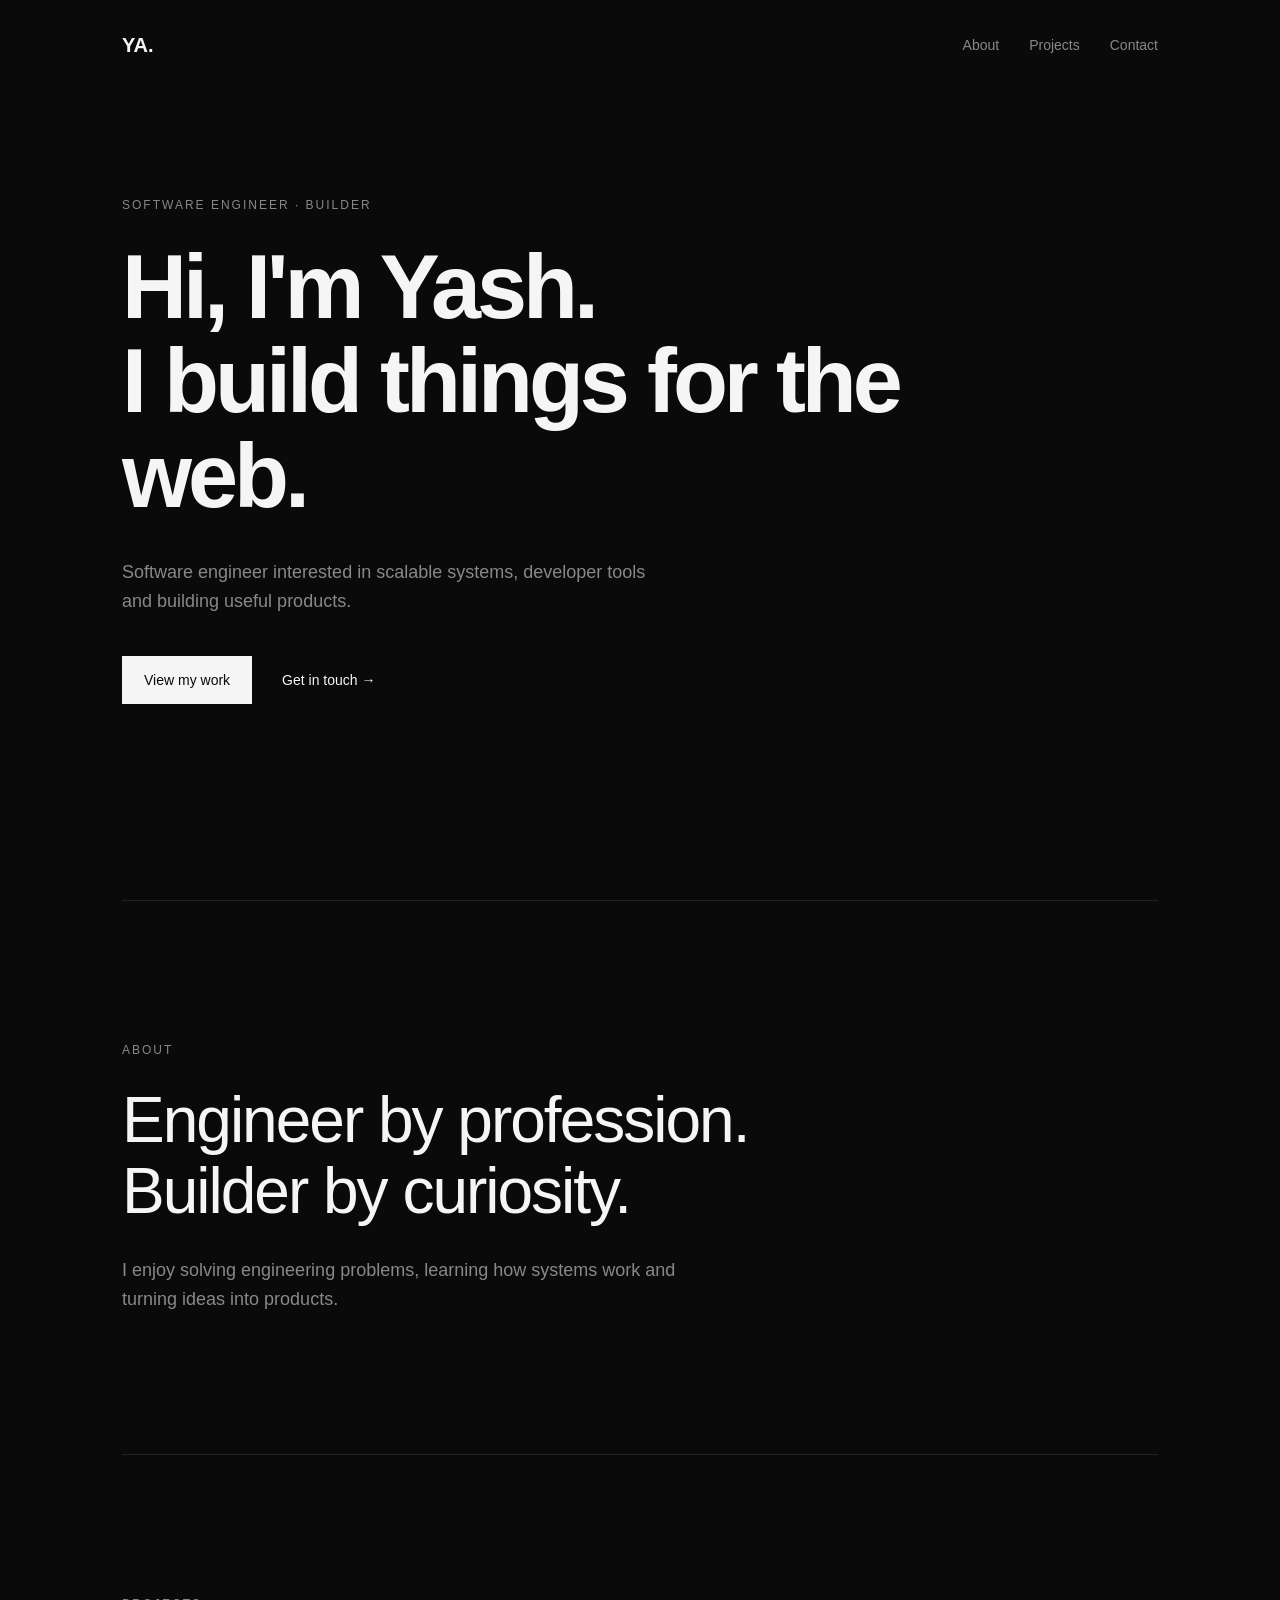
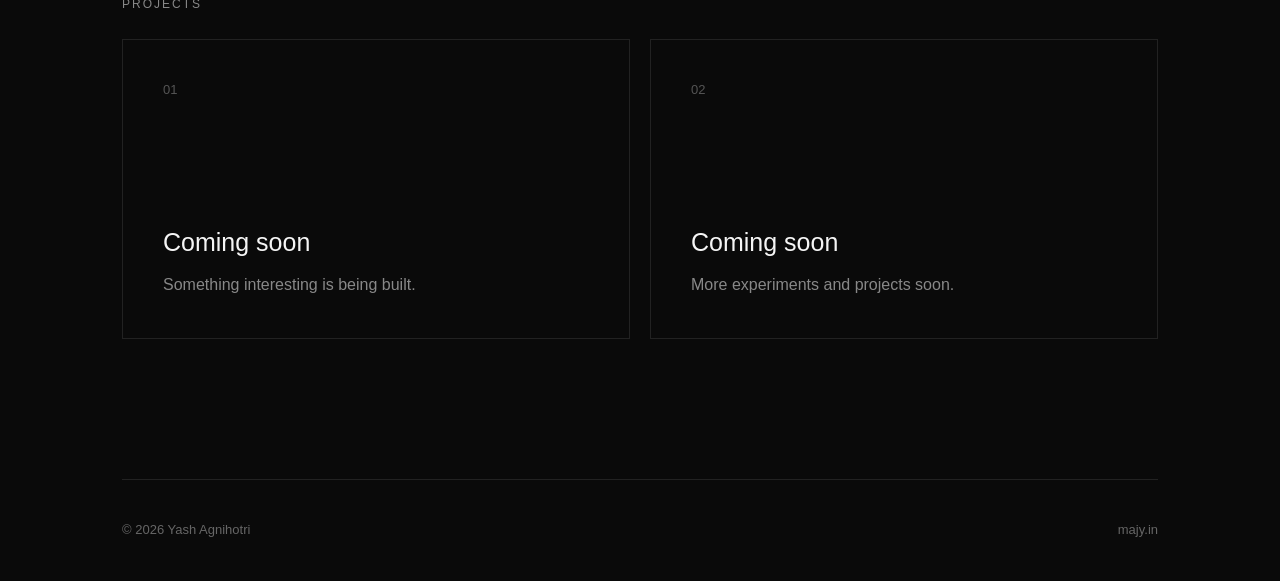
<file: index.html>
<!DOCTYPE html>
<html lang="en">
<head>
    <meta charset="UTF-8">
    <meta name="viewport" content="width=device-width, initial-scale=1.0">

    <title>Yash Agnihotri</title>

    <meta
        name="description"
        content="Yash Agnihotri — Software Engineer and builder."
    >

    <link rel="stylesheet" href="styles.css">
</head>

<body>
    <main class="container">
        <nav>
            <a class="logo" href="/">YA.</a>

            <div class="nav-links">
                <a href="#about">About</a>
                <a href="#projects">Projects</a>
                <a href="mailto:hello@majy.in">Contact</a>
            </div>
        </nav>

        <section class="hero">
            <p class="eyebrow">
                SOFTWARE ENGINEER · BUILDER
            </p>

            <h1>
                Hi, I'm Yash.
                <br>
                I build things for the web.
            </h1>

            <p class="hero-description">
                Software engineer interested in scalable systems,
                developer tools and building useful products.
            </p>

            <div class="actions">
                <a class="primary-button" href="#projects">
                    View my work
                </a>

                <a
                    class="secondary-button"
                    href="mailto:hello@majy.in"
                >
                    Get in touch →
                </a>
            </div>
        </section>

        <section id="about" class="section">
            <p class="section-label">ABOUT</p>

            <h2>
                Engineer by profession.
                <br>
                Builder by curiosity.
            </h2>

            <p class="section-description">
                I enjoy solving engineering problems, learning how
                systems work and turning ideas into products.
            </p>
        </section>

        <section id="projects" class="section">
            <p class="section-label">PROJECTS</p>

            <div class="project-grid">
                <article class="project">
                    <span class="project-number">01</span>

                    <div>
                        <h3>Coming soon</h3>

                        <p>
                            Something interesting is being built.
                        </p>
                    </div>
                </article>

                <article class="project">
                    <span class="project-number">02</span>

                    <div>
                        <h3>Coming soon</h3>

                        <p>
                            More experiments and projects soon.
                        </p>
                    </div>
                </article>
            </div>
        </section>

        <footer>
            <p>© 2026 Yash Agnihotri</p>

            <p>majy.in</p>
        </footer>
    </main>
</body>
</html>
</file>
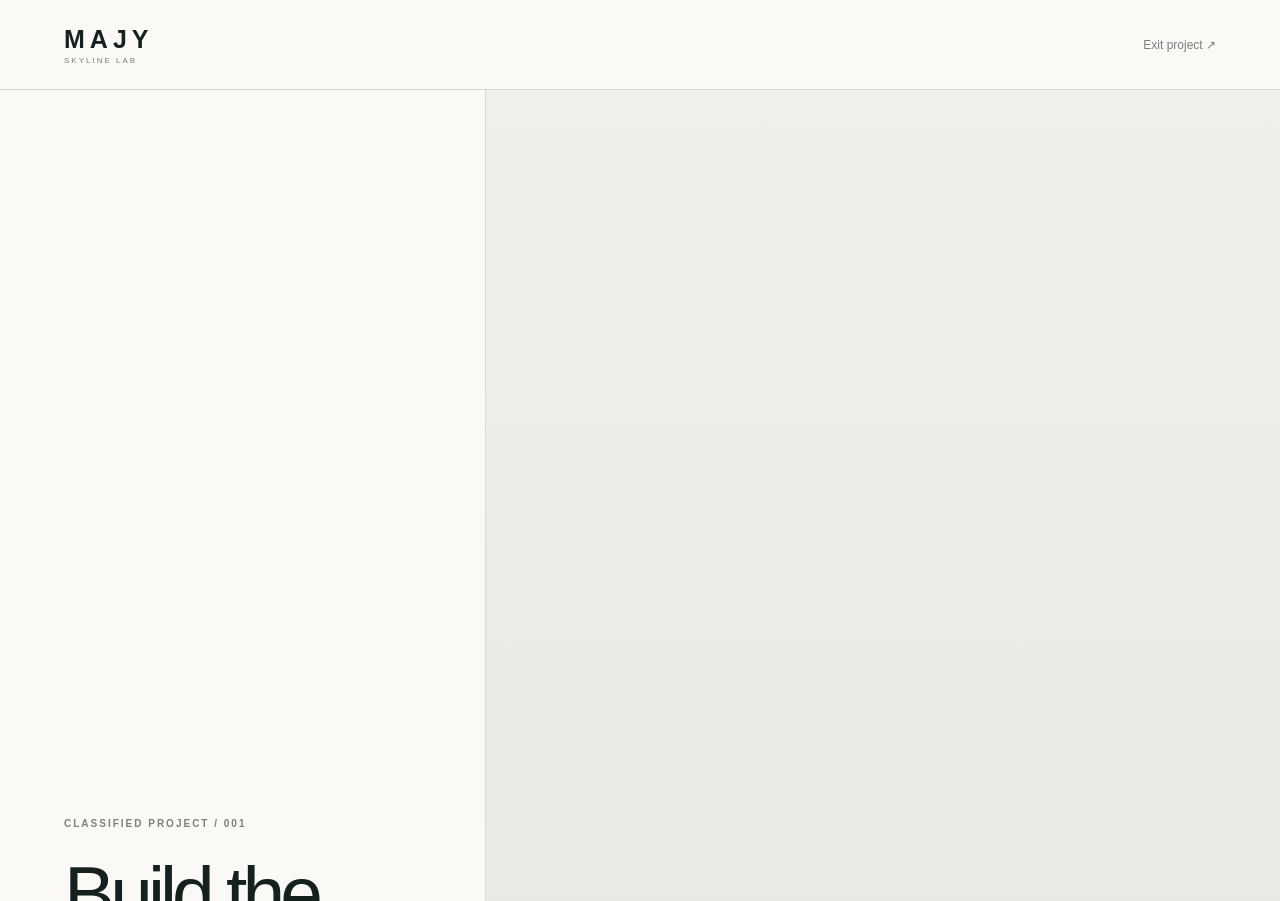
<file: public/games/skyline/index.html>
<!DOCTYPE html>
<html lang="en">
<head>
    <meta charset="UTF-8">

    <meta
        name="viewport"
        content="width=device-width, initial-scale=1.0"
    >

    <title>Build the Skyline — MAJY</title>

    <link
        rel="icon"
        type="image/png"
        href="/assets/icons/favicon-32x32.png"
    >

    <link rel="stylesheet" href="skyline.css">
</head>

<body>
    <header class="game-header">
        <a href="/" class="brand">
            <strong>MAJY</strong>
            <span>SKYLINE LAB</span>
        </a>

        <a href="/" class="exit-link">
            Exit project ↗
        </a>
    </header>

    <main class="game">
        <div class="game-info">
            <p class="eyebrow">CLASSIFIED PROJECT / 001</p>

            <h1>
                Build the
                <span>skyline.</span>
            </h1>

            <p class="description">
                Precision is everything. Place each floor and
                engineer the tallest MAJY tower possible.
            </p>

            <div class="scoreboard">
                <div>
                    <span>FLOORS</span>
                    <strong id="score">0</strong>
                </div>

                <div>
                    <span>BEST</span>
                    <strong id="best-score">0</strong>
                </div>
            </div>

            <button id="start-button">
                Start construction
            </button>

            <p class="controls">
                SPACE / CLICK TO PLACE FLOOR
            </p>
        </div>

        <div class="canvas-wrapper">
            <div class="precision-panel">
    <p>PRECISION</p>

    <div class="precision-stat perfect-stat">
        <span class="stat-icon">✦</span>

        <div>
            <strong id="perfect-count">0</strong>
            <small>PERFECT</small>
        </div>
    </div>

    <div class="precision-stat close-stat">
        <span class="stat-icon">≈</span>

        <div>
            <strong id="close-count">0</strong>
            <small>CLOSE</small>
        </div>
    </div>

    <div
        id="precision-reaction"
        class="precision-reaction"
    ></div>
</div>
            <canvas id="game-canvas"></canvas>

            <div id="game-message" class="game-message hidden">
                <p>STRUCTURAL FAILURE</p>
                <h2 id="final-score">0 floors</h2>
                <div
                    id="record-container"
                    class="record-container hidden"
                >
                    <h3>🏗 New Project Record</h3>
                
                    <p>
                        Enter engineer name
                    </p>
                
                    <input
                        id="engineer-name"
                        type="text"
                        maxlength="18"
                        placeholder="Your name"
                    />
                
                    <button id="save-project">
                        Save Project
                    </button>
                </div>
                
                <div
                    id="best-project"
                    class="best-project"
                ></div>                
                <button id="restart-button">
                    Rebuild
                </button>
            </div>
        </div>
    </main>

    <script src="skyline.js"></script>
</body>
</html>
</file>
<file: styles.css>
:root {
    --background: #0a0a0a;
    --foreground: #f5f5f5;
    --muted: #888888;
    --border: #222222;
    --border-hover: #555555;

    --container-width: 1100px;
}

* {
    box-sizing: border-box;
    margin: 0;
    padding: 0;
}

html {
    scroll-behavior: smooth;
}

body {
    background: var(--background);
    color: var(--foreground);

    font-family:
        Inter,
        -apple-system,
        BlinkMacSystemFont,
        "Segoe UI",
        sans-serif;

    line-height: 1.6;

    -webkit-font-smoothing: antialiased;
}

a {
    color: inherit;
}

.container {
    max-width: var(--container-width);

    margin: 0 auto;

    padding: 0 32px;
}

/* Navigation */

nav {
    height: 90px;

    display: flex;
    align-items: center;
    justify-content: space-between;
}

.logo {
    color: var(--foreground);

    font-size: 20px;
    font-weight: 700;

    text-decoration: none;
}

.nav-links {
    display: flex;

    gap: 30px;
}

.nav-links a {
    color: var(--muted);

    font-size: 14px;

    text-decoration: none;

    transition: color 0.2s ease;
}

.nav-links a:hover {
    color: var(--foreground);
}

/* Hero */

.hero {
    min-height: calc(100vh - 90px);

    display: flex;
    flex-direction: column;
    justify-content: center;

    padding-bottom: 90px;
}

.eyebrow,
.section-label {
    color: var(--muted);

    font-size: 12px;
    font-weight: 500;

    letter-spacing: 2px;

    margin-bottom: 25px;
}

h1 {
    max-width: 950px;

    font-size: clamp(48px, 8vw, 90px);
    font-weight: 600;

    line-height: 1.05;

    letter-spacing: -4px;
}

.hero-description {
    max-width: 550px;

    margin-top: 35px;

    color: var(--muted);

    font-size: 18px;
}

.actions {
    display: flex;
    align-items: center;

    gap: 30px;

    margin-top: 40px;
}

.primary-button {
    background: var(--foreground);
    color: var(--background);

    padding: 13px 22px;

    font-size: 14px;
    font-weight: 500;

    text-decoration: none;

    transition:
        transform 0.2s ease,
        opacity 0.2s ease;
}

.primary-button:hover {
    transform: translateY(-2px);

    opacity: 0.9;
}

.secondary-button {
    color: var(--foreground);

    font-size: 14px;

    text-decoration: none;

    transition: opacity 0.2s ease;
}

.secondary-button:hover {
    opacity: 0.7;
}

/* Sections */

.section {
    padding: 140px 0;

    border-top: 1px solid var(--border);
}

.section h2 {
    font-size: clamp(36px, 5vw, 64px);
    font-weight: 500;

    line-height: 1.1;

    letter-spacing: -2px;
}

.section-description {
    max-width: 600px;

    margin-top: 30px;

    color: var(--muted);

    font-size: 18px;
}

/* Projects */

.project-grid {
    display: grid;

    grid-template-columns: repeat(2, 1fr);

    gap: 20px;
}

.project {
    min-height: 300px;

    padding: 40px;

    border: 1px solid var(--border);

    display: flex;
    flex-direction: column;
    justify-content: space-between;

    transition:
        border-color 0.2s ease,
        transform 0.2s ease;
}

.project:hover {
    border-color: var(--border-hover);

    transform: translateY(-4px);
}

.project-number {
    color: #555555;

    font-size: 13px;
}

.project h3 {
    font-size: 25px;
    font-weight: 500;
}

.project p {
    color: var(--muted);

    margin-top: 10px;
}

/* Footer */

footer {
    padding: 40px 0;

    border-top: 1px solid var(--border);

    display: flex;
    justify-content: space-between;

    color: #666666;

    font-size: 13px;
}

/* Mobile */

@media (max-width: 700px) {
    .container {
        padding: 0 20px;
    }

    nav {
        height: 75px;
    }

    .nav-links {
        gap: 16px;
    }

    .hero {
        min-height: calc(100vh - 75px);

        padding-bottom: 60px;
    }

    h1 {
        letter-spacing: -2px;
    }

    .hero-description {
        font-size: 16px;
    }

    .actions {
        align-items: flex-start;
        flex-direction: column;

        gap: 20px;
    }

    .section {
        padding: 90px 0;
    }

    .project-grid {
        grid-template-columns: 1fr;
    }

    .project {
        min-height: 250px;

        padding: 30px;
    }

    footer {
        flex-direction: column;

        gap: 5px;
    }
}
</file>
<file: public/games/skyline/skyline.css>
:root {
    --cream: #f1eee7;
    --paper: #faf9f6;
    --dark: #14211d;
    --green: #1c332b;
    --gold: #c8a66b;
    --muted: #78817d;
    --line: #d8d8d2;
}

* {
    box-sizing: border-box;
    margin: 0;
    padding: 0;
}

html,
body {
    width: 100%;
    min-height: 100%;
}

body {
    background: var(--paper);
    color: var(--dark);

    font-family:
        Inter,
        -apple-system,
        BlinkMacSystemFont,
        "Segoe UI",
        sans-serif;

    -webkit-font-smoothing: antialiased;
}

a {
    color: inherit;
    text-decoration: none;
}

button {
    font: inherit;
}

.game-header {
    height: 90px;
    padding: 0 5vw;

    display: flex;
    align-items: center;
    justify-content: space-between;

    border-bottom: 1px solid var(--line);
}

.brand {
    display: flex;
    flex-direction: column;
}

.brand strong {
    font-size: 25px;
    letter-spacing: 5px;
}

.brand span {
    margin-top: 2px;

    color: var(--muted);

    font-size: 8px;
    letter-spacing: 2px;
}

.exit-link {
    color: var(--muted);
    font-size: 12px;
}

.game {
    min-height: calc(100vh - 90px);

    display: grid;
    grid-template-columns: 38% 62%;
}

.game-info {
    padding: 8vh 5vw;

    display: flex;
    flex-direction: column;
    justify-content: center;

    border-right: 1px solid var(--line);
}

.eyebrow {
    color: var(--muted);

    font-size: 10px;
    font-weight: 600;
    letter-spacing: 2px;
}

h1 {
    margin-top: 30px;

    font-size: clamp(55px, 6vw, 90px);
    font-weight: 400;
    letter-spacing: -5px;
    line-height: 0.9;
}

h1 span {
    color: var(--green);
    opacity: 0.45;
}

.description {
    max-width: 440px;
    margin-top: 35px;

    color: var(--muted);

    font-size: 15px;
    line-height: 1.7;
}

.scoreboard {
    margin-top: 55px;

    display: flex;
    gap: 70px;
}

.scoreboard div {
    display: flex;
    flex-direction: column;
}

.scoreboard span {
    color: var(--muted);

    font-size: 9px;
    letter-spacing: 2px;
}

.scoreboard strong {
    margin-top: 5px;

    font-size: 42px;
    font-weight: 400;
}

#start-button,
#restart-button {
    width: fit-content;

    margin-top: 45px;
    padding: 15px 24px;

    border: 0;

    background: var(--green);
    color: white;

    font-size: 12px;

    cursor: pointer;

    transition:
        transform 0.2s,
        opacity 0.2s;
}

#start-button:hover,
#restart-button:hover {
    transform: translateY(-2px);
}

#start-button:disabled {
    opacity: 0.35;
    cursor: default;
    transform: none;
}

.controls {
    margin-top: 18px;

    color: var(--muted);

    font-size: 8px;
    letter-spacing: 1.8px;
}

.canvas-wrapper {
    min-height: 600px;

    position: relative;
    overflow: hidden;

    background:
        linear-gradient(
            180deg,
            #eef0ea 0%,
            #dde3dc 100%
        );
}

#game-canvas {
    display: block;

    width: 100%;
    height: 100%;

    cursor: crosshair;
}

.game-message {
    position: absolute;
    inset: 0;

    display: flex;
    flex-direction: column;
    align-items: center;
    justify-content: center;

    background: rgba(20, 33, 29, 0.9);
    color: white;

    text-align: center;
}

.game-message.hidden {
    display: none;
}

.game-message p {
    color: var(--gold);

    font-size: 10px;
    letter-spacing: 2px;
}

.game-message h2 {
    margin-top: 15px;

    font-size: 60px;
    font-weight: 400;
    letter-spacing: -3px;
}

#restart-button {
    background: white;
    color: var(--dark);
}

@media (max-width: 850px) {
    .game-header {
        height: 75px;
        padding: 0 22px;
    }

    .game {
        min-height: calc(100vh - 75px);

        grid-template-columns: 1fr;
    }

    .game-info {
        padding: 55px 22px;

        border-right: 0;
        border-bottom: 1px solid var(--line);
    }

    h1 {
        letter-spacing: -3px;
    }

    .scoreboard {
        margin-top: 35px;
    }

    .canvas-wrapper {
        height: 70vh;
        min-height: 500px;
    }
}

/* Placement reactions */

.placement-toast {
    position: absolute;
    top: 12%;
    left: 50%;
    z-index: 20;

    display: flex;
    flex-direction: column;
    align-items: center;

    color: var(--dark);

    opacity: 0;

    pointer-events: none;

    transform: translate(-50%, 15px);

    transition:
        opacity 0.25s,
        transform 0.25s;
}

.placement-toast strong {
    margin-top: 8px;

    font-size: 20px;
    letter-spacing: 3px;
}

.placement-toast small {
    margin-top: 5px;

    color: var(--muted);

    font-size: 10px;
    letter-spacing: 1px;
}

.placement-toast.visible {
    opacity: 1;
}


/* Perfect */

.placement-toast.perfect.visible {
    animation: perfect-celebration 0.7s ease;
}

.placement-toast.perfect .toast-emotion {
    color: var(--gold);

    font-size: 35px;
}

@keyframes perfect-celebration {
    0% {
        opacity: 0;
        transform: translate(-50%, 20px) scale(0.7);
    }

    45% {
        opacity: 1;
        transform: translate(-50%, -8px) scale(1.15);
    }

    70% {
        transform: translate(-50%, 2px) scale(0.95);
    }

    100% {
        opacity: 1;
        transform: translate(-50%, 0) scale(1);
    }
}


/* Just missed */

.placement-toast.just-missed.visible {
    animation: just-missed-sigh 0.7s ease;
}

.placement-toast.just-missed .toast-emotion {
    font-size: 30px;
}

@keyframes just-missed-sigh {
    0% {
        opacity: 0;
        transform: translate(-50%, -5px);
    }

    40% {
        opacity: 1;
        transform: translate(-50%, 3px);
    }

    100% {
        opacity: 1;
        transform: translate(-50%, 10px);
    }
}

/* Precision telemetry */

.precision-panel {
    position: absolute;
    top: 50%;
    right: 24px;
    z-index: 10;

    width: 120px;
    padding: 18px;

    background: rgba(250, 249, 246, 0.82);
    border: 1px solid rgba(28, 51, 43, 0.12);

    backdrop-filter: blur(8px);

    transform: translateY(-50%);
}

.precision-panel > p {
    margin-bottom: 18px;

    color: var(--muted);

    font-size: 8px;
    font-weight: 600;
    letter-spacing: 2px;
}

.precision-stat {
    display: flex;
    align-items: center;
    gap: 10px;

    margin-top: 14px;
}

.stat-icon {
    width: 22px;

    color: var(--gold);

    font-size: 20px;
    text-align: center;
}

.precision-stat div {
    display: flex;
    flex-direction: column;
}

.precision-stat strong {
    font-size: 20px;
    font-weight: 400;
}

.precision-stat small {
    color: var(--muted);

    font-size: 7px;
    letter-spacing: 1.4px;
}

.precision-reaction {
    min-height: 12px;
    margin-top: 16px;

    color: var(--muted);

    font-size: 8px;
    letter-spacing: 1px;

    opacity: 0;

    transform: translateY(4px);

    transition:
        opacity 0.2s,
        transform 0.2s;
}

.precision-reaction.visible {
    opacity: 1;
    transform: translateY(0);
}

.precision-reaction.perfect {
    color: var(--gold);
}

@media (max-width: 600px) {
    .precision-panel {
        top: 15px;
        right: 15px;

        width: 105px;
        padding: 13px;
    }
}

@media (max-width: 600px) {
    .precision-panel {
        top: 15px;
        right: 15px;

        width: auto;
        padding: 10px 14px;

        display: grid;
        grid-template-columns: auto auto;
        gap: 8px 18px;

        transform: none;
    }

    .precision-panel > p {
        grid-column: 1 / -1;
        margin-bottom: 2px;
    }

    .precision-stat {
        margin-top: 0;
    }

    .precision-reaction {
        grid-column: 1 / -1;
        margin-top: 2px;
    }
}
/* Precision icon reactions */

.perfect-stat .stat-icon.icon-react {
    animation: perfect-shimmer 0.5s ease;
}

.close-stat .stat-icon.icon-react {
    animation: close-vibrate 0.35s ease;
}

@keyframes perfect-shimmer {
    0% {
        transform: scale(1) rotate(0deg);
        opacity: 1;
    }

    35% {
        transform: scale(1.5) rotate(12deg);
        opacity: 0.65;
    }

    65% {
        transform: scale(1.2) rotate(-8deg);
        opacity: 1;
    }

    100% {
        transform: scale(1) rotate(0deg);
        opacity: 1;
    }
}

@keyframes close-vibrate {
    0%,
    100% {
        transform: translateX(0);
    }

    20% {
        transform: translateX(-3px);
    }

    40% {
        transform: translateX(3px);
    }

    60% {
        transform: translateX(-2px);
    }

    80% {
        transform: translateX(2px);
    }
}

.record-container {

    margin-top: 20px;

    display: flex;
    flex-direction: column;

    gap: 12px;
}

.record-container.hidden {
    display: none;
}

.record-container input {

    padding: 12px;

    font-size: 15px;

    border: 1px solid #d9d9d9;

    border-radius: 8px;
}

.record-container button {

    cursor: pointer;

    padding: 12px;

    background: var(--gold);

    border: none;

    border-radius: 8px;

    color: white;
}

.best-project {

    margin-top: 20px;

    text-align: center;

    color: var(--muted);

    font-size: 14px;
}
</file>
